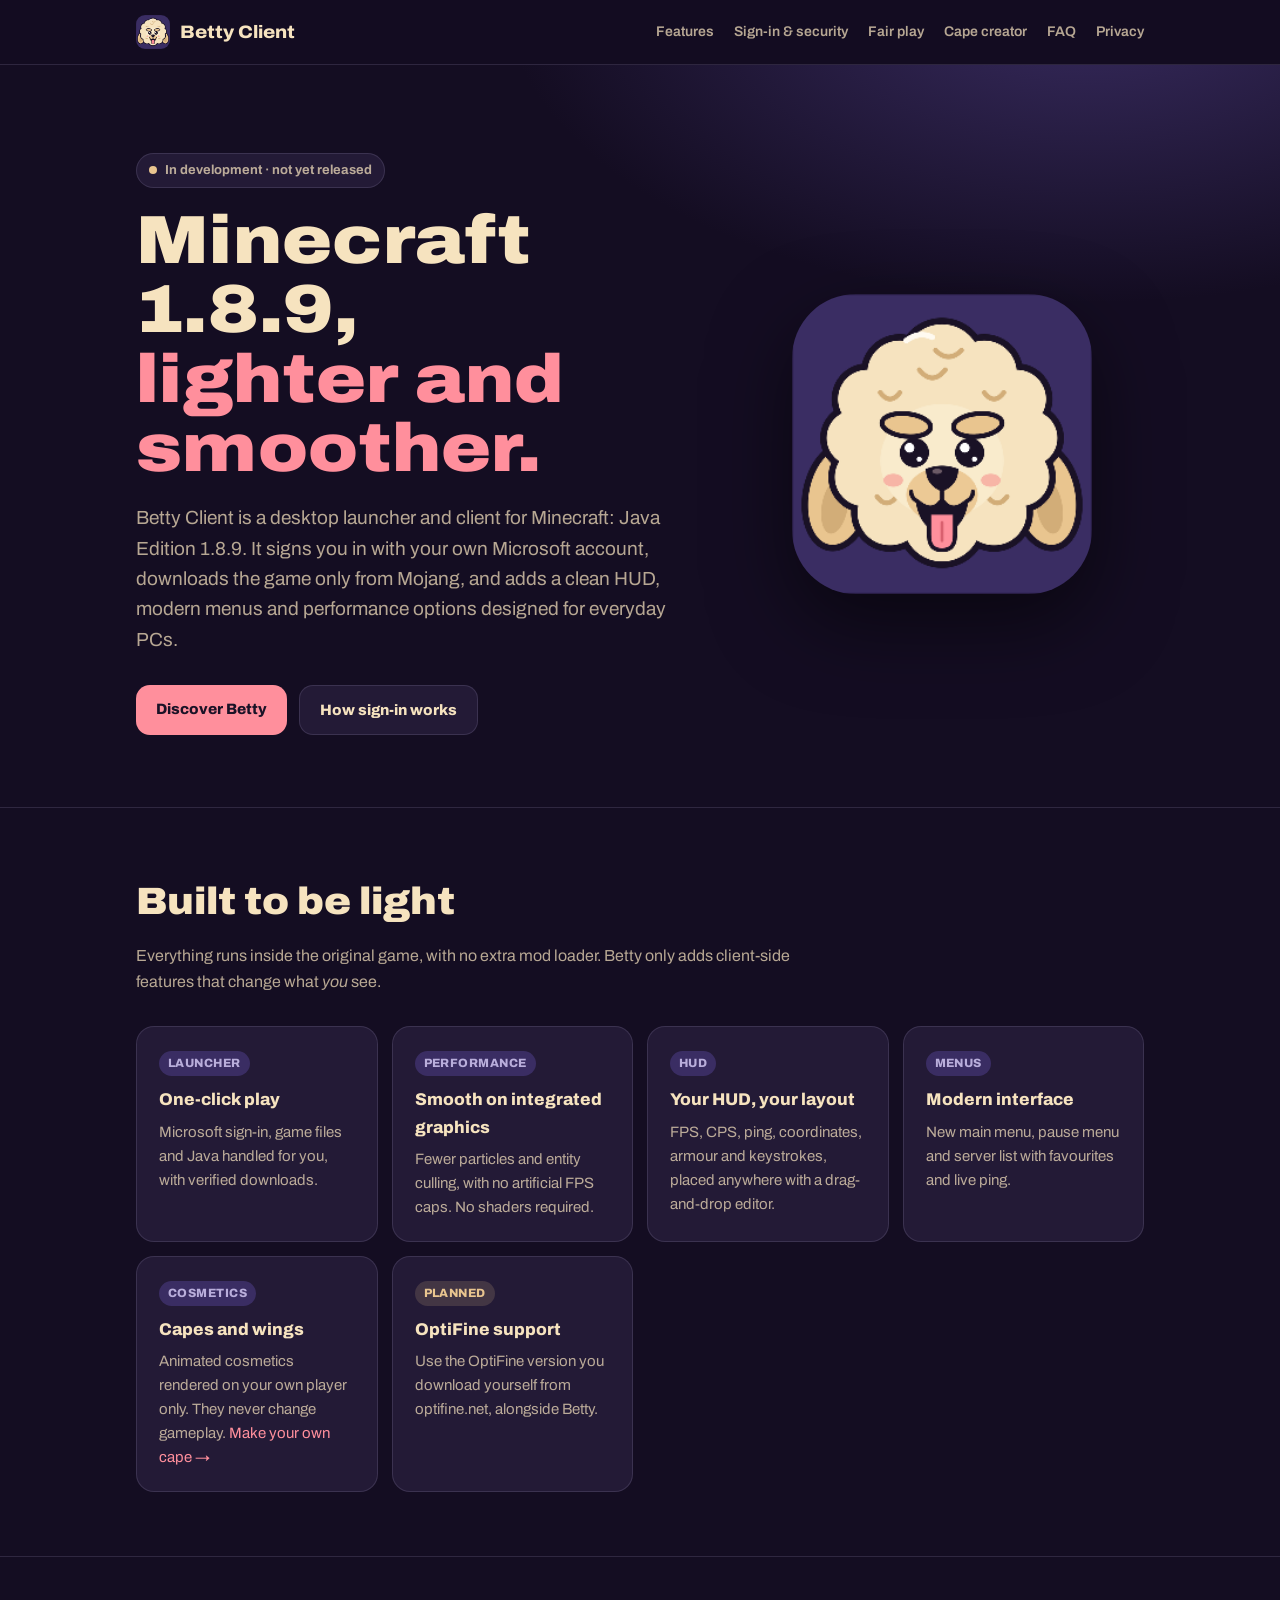
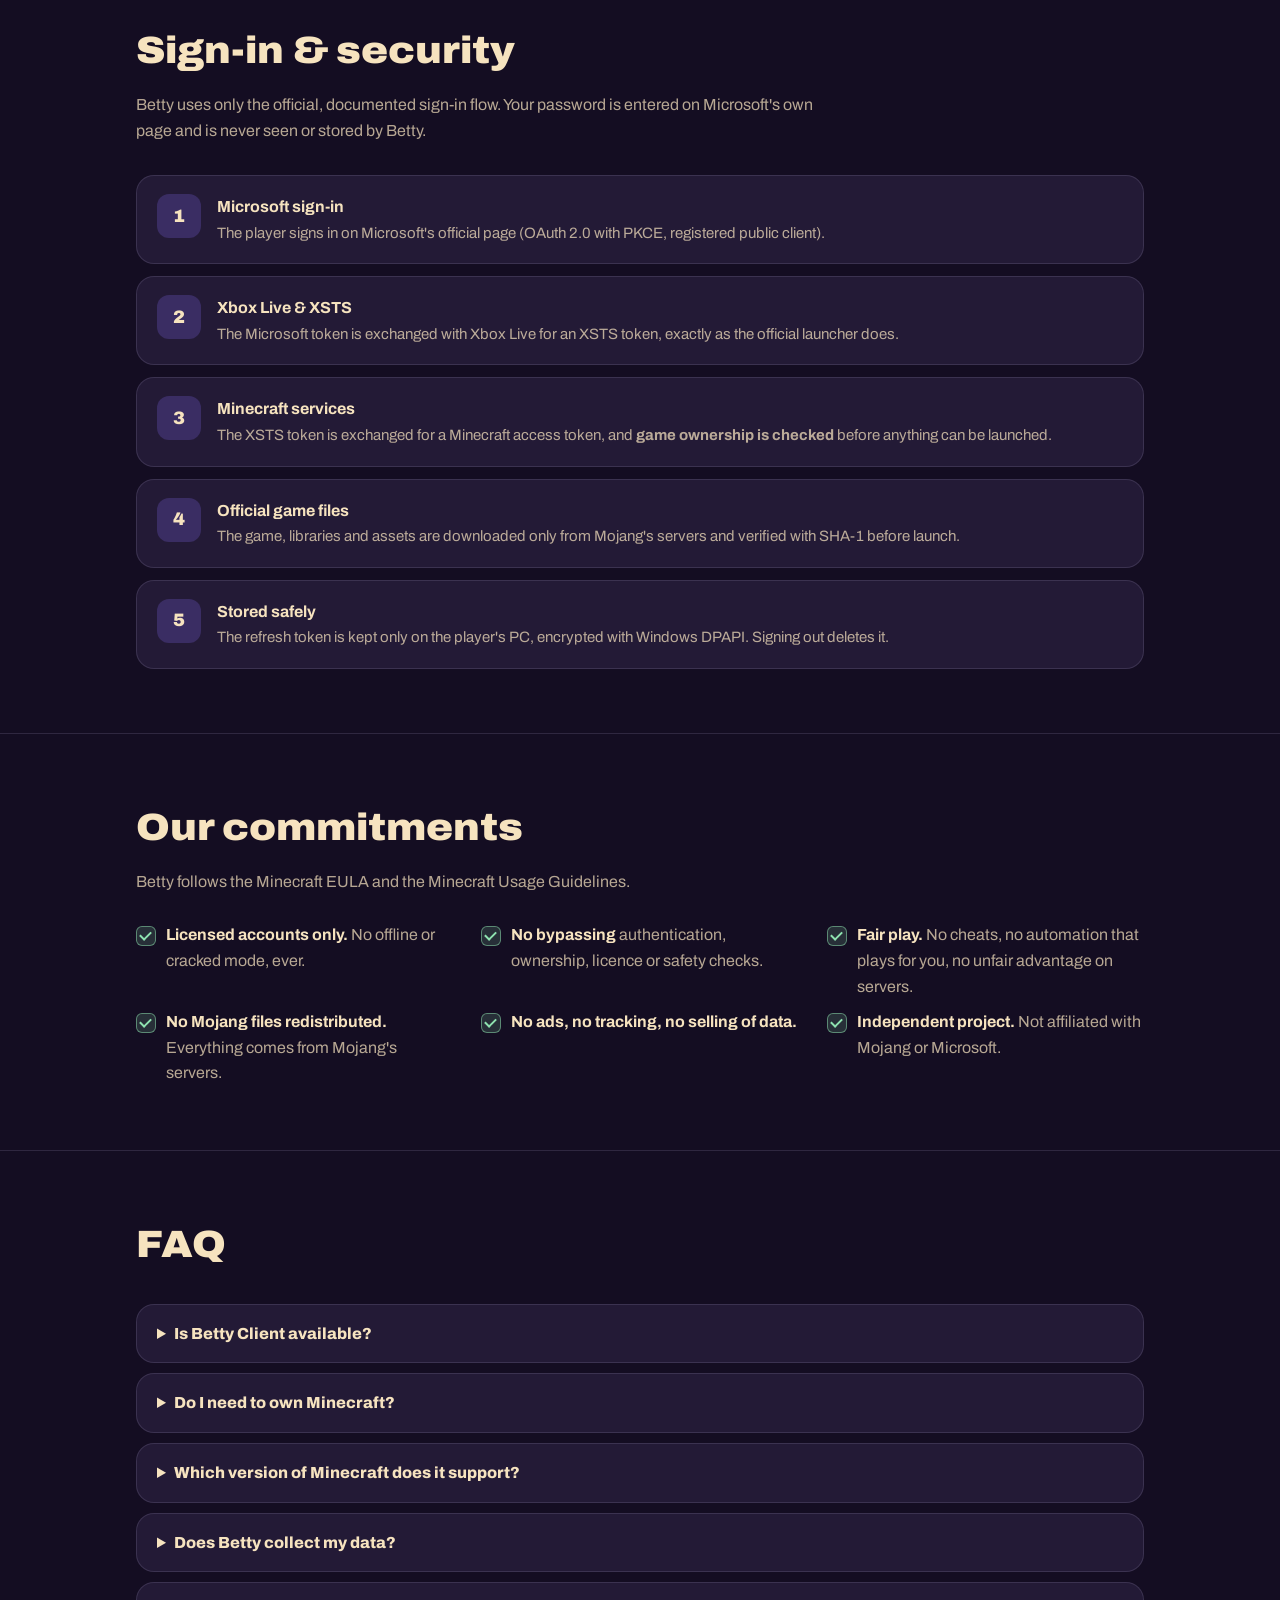
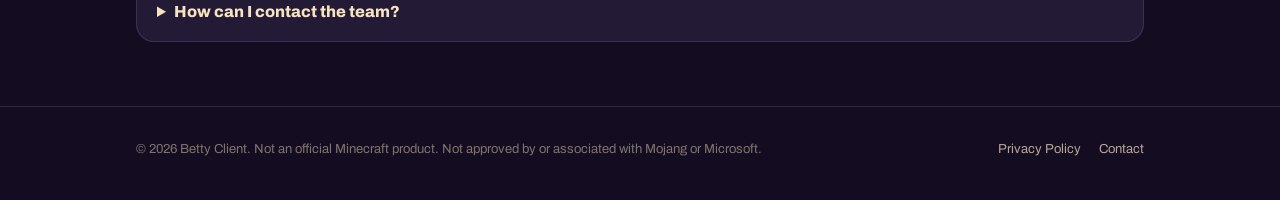
<file: index.html>
<!doctype html>
<html lang="en">
<head>
  <meta charset="utf-8">
  <meta name="viewport" content="width=device-width, initial-scale=1">
  <title>Betty Client</title>
  <meta name="description" content="Betty Client is a lightweight launcher and client for Minecraft: Java Edition 1.8.9 with official Microsoft sign-in. In development.">
  <meta property="og:title" content="Betty Client">
  <meta property="og:description" content="A lightweight launcher and client for Minecraft: Java Edition 1.8.9. In development.">
  <meta property="og:image" content="https://zbloodsoul.github.io/Betty-Client/logo.png">
  <link rel="icon" type="image/png" href="logo.png">
  <link rel="preconnect" href="https://fonts.googleapis.com">
  <link rel="preconnect" href="https://fonts.gstatic.com" crossorigin>
  <link href="https://fonts.googleapis.com/css2?family=Archivo:wdth,wght@62..125,400..900&display=swap" rel="stylesheet">
  <link rel="stylesheet" href="style.css">
</head>
<body>
  <header class="top">
    <div class="wrap">
      <a class="brand" href="./"><img src="logo.png" alt="">Betty Client</a>
      <nav class="nav">
        <a href="#features">Features</a>
        <a href="#sign-in">Sign-in &amp; security</a>
        <a href="#commitments">Fair play</a>
        <a href="capes/">Cape creator</a>
        <a href="#faq">FAQ</a>
        <a href="privacy.html">Privacy</a>
      </nav>
    </div>
  </header>

  <div class="hero">
    <div class="wrap">
      <div>
        <span class="eyebrow"><span class="dot"></span>In development &middot; not yet released</span>
        <h1>Minecraft 1.8.9,<br><span>lighter and smoother.</span></h1>
        <p class="lead">Betty Client is a desktop launcher and client for Minecraft: Java Edition 1.8.9. It signs you in with your own Microsoft account, downloads the game only from Mojang, and adds a clean HUD, modern menus and performance options designed for everyday PCs.</p>
        <div class="cta">
          <a class="btn primary" href="#features">Discover Betty</a>
          <a class="btn ghost" href="#sign-in">How sign-in works</a>
        </div>
      </div>
      <div class="hero-art"><img src="logo.png" alt="Betty Client logo"></div>
    </div>
  </div>

  <main>
    <section id="features">
      <div class="wrap">
        <h2>Built to be light</h2>
        <p class="sub">Everything runs inside the original game, with no extra mod loader. Betty only adds client-side features that change what <em>you</em> see.</p>
        <div class="grid">
          <div class="card"><span class="tag">Launcher</span><h3>One-click play</h3><p>Microsoft sign-in, game files and Java handled for you, with verified downloads.</p></div>
          <div class="card"><span class="tag">Performance</span><h3>Smooth on integrated graphics</h3><p>Fewer particles and entity culling, with no artificial FPS caps. No shaders required.</p></div>
          <div class="card"><span class="tag">HUD</span><h3>Your HUD, your layout</h3><p>FPS, CPS, ping, coordinates, armour and keystrokes, placed anywhere with a drag-and-drop editor.</p></div>
          <div class="card"><span class="tag">Menus</span><h3>Modern interface</h3><p>New main menu, pause menu and server list with favourites and live ping.</p></div>
          <div class="card"><span class="tag">Cosmetics</span><h3>Capes and wings</h3><p>Animated cosmetics rendered on your own player only. They never change gameplay. <a href="capes/">Make your own cape &rarr;</a></p></div>
          <div class="card"><span class="tag soon">Planned</span><h3>OptiFine support</h3><p>Use the OptiFine version you download yourself from optifine.net, alongside Betty.</p></div>
        </div>
      </div>
    </section>

    <section id="sign-in">
      <div class="wrap">
        <h2>Sign-in &amp; security</h2>
        <p class="sub">Betty uses only the official, documented sign-in flow. Your password is entered on Microsoft's own page and is never seen or stored by Betty.</p>
        <ol class="steps">
          <li><div><b>Microsoft sign-in</b><span>The player signs in on Microsoft's official page (OAuth 2.0 with PKCE, registered public client).</span></div></li>
          <li><div><b>Xbox Live &amp; XSTS</b><span>The Microsoft token is exchanged with Xbox Live for an XSTS token, exactly as the official launcher does.</span></div></li>
          <li><div><b>Minecraft services</b><span>The XSTS token is exchanged for a Minecraft access token, and <b>game ownership is checked</b> before anything can be launched.</span></div></li>
          <li><div><b>Official game files</b><span>The game, libraries and assets are downloaded only from Mojang's servers and verified with SHA-1 before launch.</span></div></li>
          <li><div><b>Stored safely</b><span>The refresh token is kept only on the player's PC, encrypted with Windows DPAPI. Signing out deletes it.</span></div></li>
        </ol>
      </div>
    </section>

    <section id="commitments">
      <div class="wrap">
        <h2>Our commitments</h2>
        <p class="sub">Betty follows the Minecraft EULA and the Minecraft Usage Guidelines.</p>
        <ul class="checks">
          <li><b>Licensed accounts only.</b> No offline or cracked mode, ever.</li>
          <li><b>No bypassing</b> authentication, ownership, licence or safety checks.</li>
          <li><b>Fair play.</b> No cheats, no automation that plays for you, no unfair advantage on servers.</li>
          <li><b>No Mojang files redistributed.</b> Everything comes from Mojang's servers.</li>
          <li><b>No ads, no tracking, no selling of data.</b></li>
          <li><b>Independent project.</b> Not affiliated with Mojang or Microsoft.</li>
        </ul>
      </div>
    </section>

    <section id="faq">
      <div class="wrap">
        <h2>FAQ</h2>
        <details>
          <summary>Is Betty Client available?</summary>
          <p>Not yet. Betty is in development and is currently used only for testing. This page will be updated when it is released.</p>
        </details>
        <details>
          <summary>Do I need to own Minecraft?</summary>
          <p>Yes. Betty requires a Microsoft account that owns Minecraft: Java Edition and checks ownership before launching.</p>
        </details>
        <details>
          <summary>Which version of Minecraft does it support?</summary>
          <p>Minecraft: Java Edition 1.8.9 on Windows.</p>
        </details>
        <details>
          <summary>Does Betty collect my data?</summary>
          <p>No. Betty has no servers of its own and sends nothing to us. See the <a href="privacy.html">Privacy Policy</a>.</p>
        </details>
        <details>
          <summary>How can I contact the team?</summary>
          <p>Open an issue on <a href="https://github.com/zBloodSoul/Betty-Client/issues">GitHub</a>.</p>
        </details>
      </div>
    </section>
  </main>

  <footer>
    <div class="wrap">
      <span>&copy; 2026 Betty Client. Not an official Minecraft product. Not approved by or associated with Mojang or Microsoft.</span>
      <nav>
        <a href="privacy.html">Privacy Policy</a>
        <a href="https://github.com/zBloodSoul/Betty-Client/issues">Contact</a>
      </nav>
    </div>
  </footer>
</body>
</html>
</file>
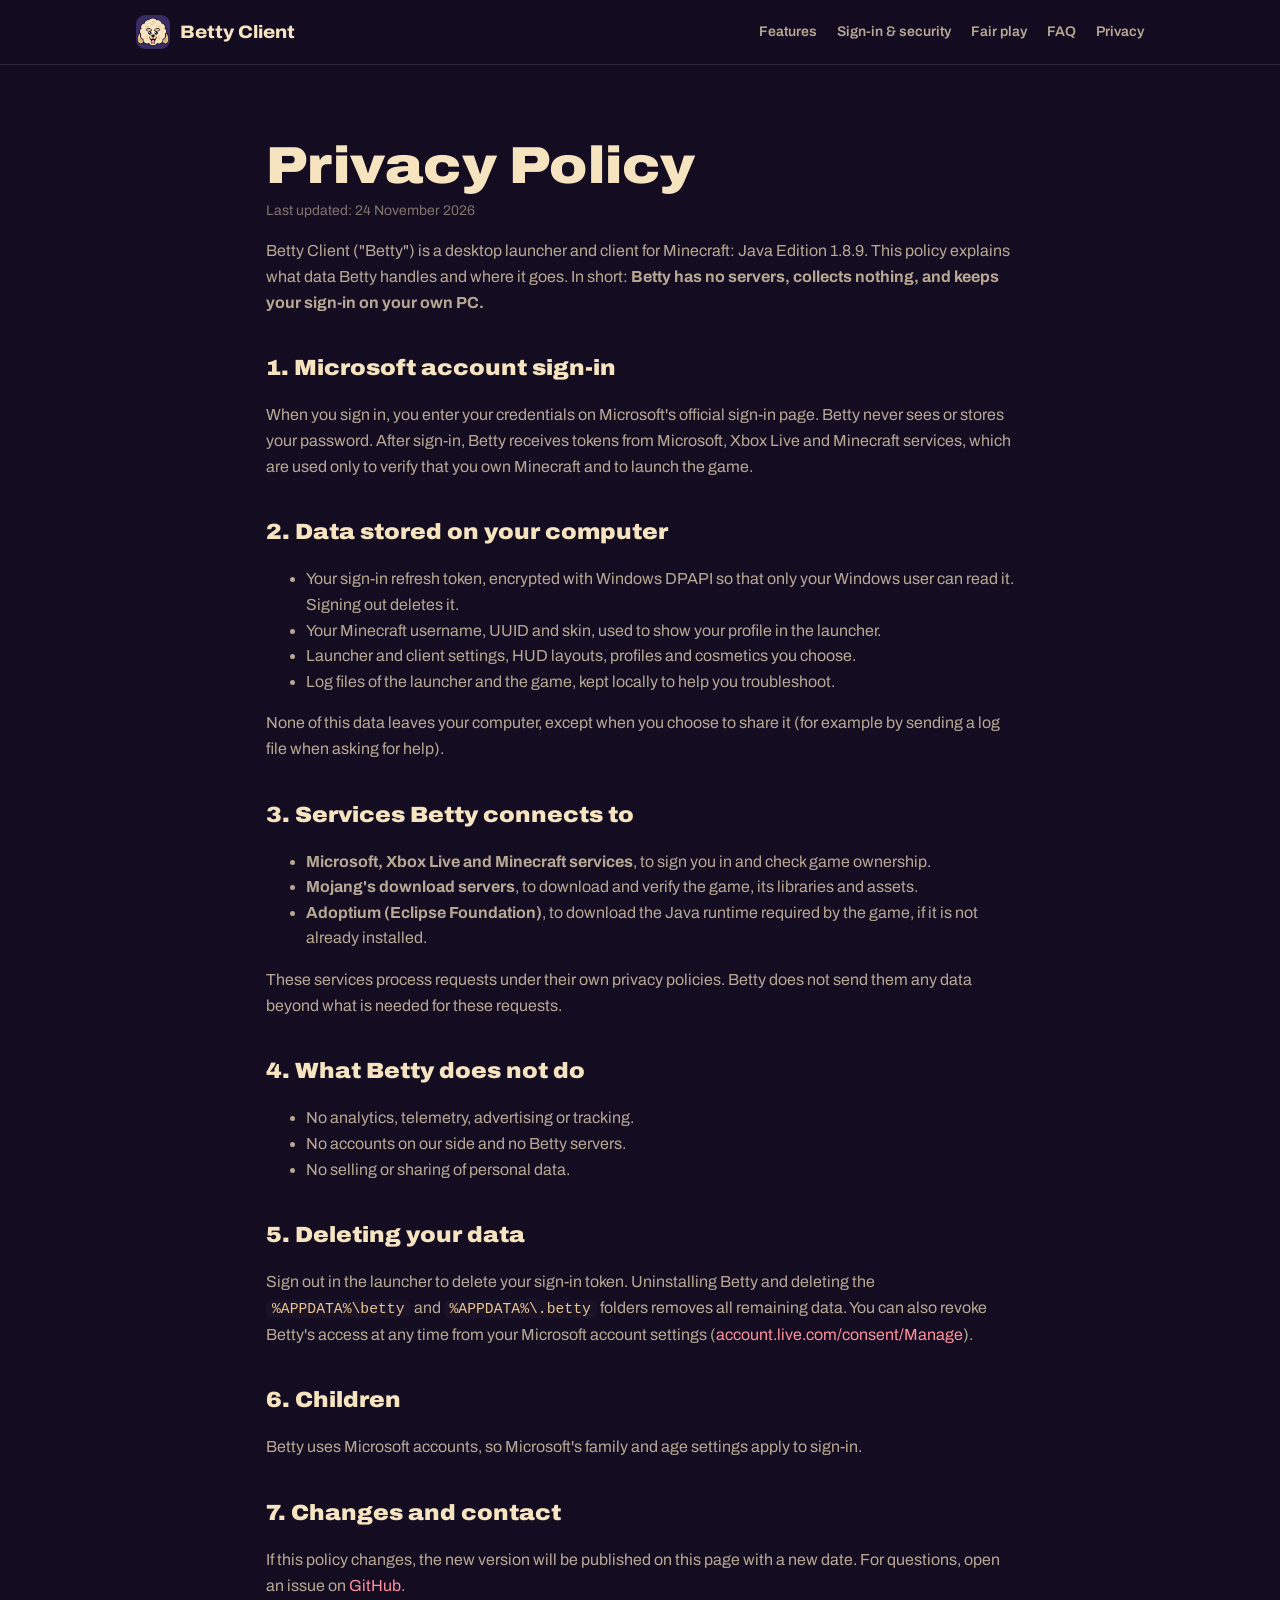
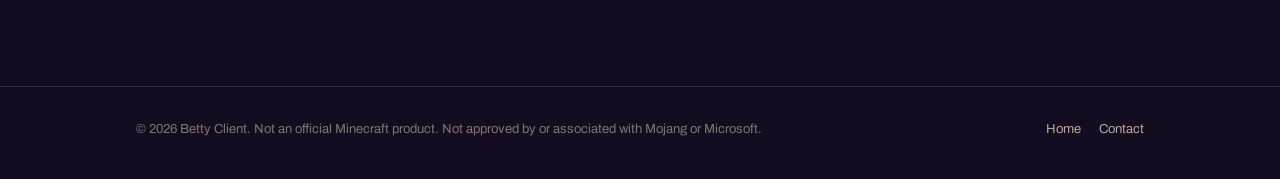
<file: privacy.html>
<!doctype html>
<html lang="en">
<head>
  <meta charset="utf-8">
  <meta name="viewport" content="width=device-width, initial-scale=1">
  <title>Privacy Policy · Betty Client</title>
  <meta name="description" content="How Betty Client handles your data: no servers, no tracking, sign-in tokens stored encrypted on your PC.">
  <link rel="icon" type="image/png" href="logo.png">
  <link rel="preconnect" href="https://fonts.googleapis.com">
  <link rel="preconnect" href="https://fonts.gstatic.com" crossorigin>
  <link href="https://fonts.googleapis.com/css2?family=Archivo:wdth,wght@62..125,400..900&display=swap" rel="stylesheet">
  <link rel="stylesheet" href="style.css">
</head>
<body>
  <header class="top">
    <div class="wrap">
      <a class="brand" href="./"><img src="logo.png" alt="">Betty Client</a>
      <nav class="nav">
        <a href="./#features">Features</a>
        <a href="./#sign-in">Sign-in &amp; security</a>
        <a href="./#commitments">Fair play</a>
        <a href="./#faq">FAQ</a>
        <a href="privacy.html">Privacy</a>
      </nav>
    </div>
  </header>

  <main class="doc">
    <div class="wrap">
      <h1>Privacy Policy</h1>
      <p class="meta">Last updated: 24 November 2026</p>

      <p>Betty Client ("Betty") is a desktop launcher and client for Minecraft: Java Edition 1.8.9. This policy explains what data Betty handles and where it goes. In short: <b>Betty has no servers, collects nothing, and keeps your sign-in on your own PC.</b></p>

      <h2>1. Microsoft account sign-in</h2>
      <p>When you sign in, you enter your credentials on Microsoft's official sign-in page. Betty never sees or stores your password. After sign-in, Betty receives tokens from Microsoft, Xbox Live and Minecraft services, which are used only to verify that you own Minecraft and to launch the game.</p>

      <h2>2. Data stored on your computer</h2>
      <ul>
        <li>Your sign-in refresh token, encrypted with Windows DPAPI so that only your Windows user can read it. Signing out deletes it.</li>
        <li>Your Minecraft username, UUID and skin, used to show your profile in the launcher.</li>
        <li>Launcher and client settings, HUD layouts, profiles and cosmetics you choose.</li>
        <li>Log files of the launcher and the game, kept locally to help you troubleshoot.</li>
      </ul>
      <p>None of this data leaves your computer, except when you choose to share it (for example by sending a log file when asking for help).</p>

      <h2>3. Services Betty connects to</h2>
      <ul>
        <li><b>Microsoft, Xbox Live and Minecraft services</b>, to sign you in and check game ownership.</li>
        <li><b>Mojang's download servers</b>, to download and verify the game, its libraries and assets.</li>
        <li><b>Adoptium (Eclipse Foundation)</b>, to download the Java runtime required by the game, if it is not already installed.</li>
      </ul>
      <p>These services process requests under their own privacy policies. Betty does not send them any data beyond what is needed for these requests.</p>

      <h2>4. What Betty does not do</h2>
      <ul>
        <li>No analytics, telemetry, advertising or tracking.</li>
        <li>No accounts on our side and no Betty servers.</li>
        <li>No selling or sharing of personal data.</li>
      </ul>

      <h2>5. Deleting your data</h2>
      <p>Sign out in the launcher to delete your sign-in token. Uninstalling Betty and deleting the <code>%APPDATA%\betty</code> and <code>%APPDATA%\.betty</code> folders removes all remaining data. You can also revoke Betty's access at any time from your Microsoft account settings (<a href="https://account.live.com/consent/Manage">account.live.com/consent/Manage</a>).</p>

      <h2>6. Children</h2>
      <p>Betty uses Microsoft accounts, so Microsoft's family and age settings apply to sign-in.</p>

      <h2>7. Changes and contact</h2>
      <p>If this policy changes, the new version will be published on this page with a new date. For questions, open an issue on <a href="https://github.com/zBloodSoul/Betty-Client/issues">GitHub</a>.</p>
    </div>
  </main>

  <footer>
    <div class="wrap">
      <span>&copy; 2026 Betty Client. Not an official Minecraft product. Not approved by or associated with Mojang or Microsoft.</span>
      <nav>
        <a href="./">Home</a>
        <a href="https://github.com/zBloodSoul/Betty-Client/issues">Contact</a>
      </nav>
    </div>
  </footer>
</body>
</html>
</file>
<file: style.css>
/* Betty Client — sito di presentazione. Palette del brand (vedi launcher/renderer/css/tokens.css). */
:root {
  --sfondo: #140D22;
  --inchiostro: #1A1226;
  --pannelli: #231A36;
  --pannelli-2: #2C2244;
  --notte: #3A2D63;
  --crema: #F6E3BF;
  --sabbia: #E9C58F;
  --testo-2: rgba(246, 227, 191, 0.72);
  --testo-3: rgba(246, 227, 191, 0.48);
  --rosa: #FF8F9C;
  --lilla: #B9AEDB;
  --ok: #8FE3B0;
  --bordo: rgba(185, 174, 219, 0.16);
  --r: 18px;
}
* { box-sizing: border-box; }
html { scroll-behavior: smooth; }
html, body { margin: 0; }
body {
  background: var(--sfondo);
  color: var(--crema);
  font-family: 'Archivo', 'Segoe UI', system-ui, sans-serif;
  line-height: 1.6;
  font-size: 16px;
}
a { color: var(--rosa); text-decoration: none; }
a:hover { text-decoration: underline; }
.wrap { width: 100%; max-width: 1040px; margin: 0 auto; padding: 0 16px; }

/* Barra in alto */
.top {
  position: sticky; top: 0; z-index: 10;
  background: rgba(20, 13, 34, 0.86);
  backdrop-filter: blur(10px);
  border-bottom: 1px solid var(--bordo);
}
.top .wrap { display: flex; align-items: center; gap: 24px; height: 64px; }
.brand { display: flex; align-items: center; gap: 10px; color: var(--crema); font-weight: 800; font-stretch: 110%; font-size: 18px; }
.brand:hover { text-decoration: none; }
.brand img { width: 34px; height: 34px; border-radius: 9px; }
.nav { margin-left: auto; display: flex; gap: 20px; flex-wrap: wrap; }
.nav a { color: var(--testo-2); font-size: 14px; font-weight: 600; }
.nav a:hover { color: var(--crema); text-decoration: none; }

/* Hero */
.hero {
  background: radial-gradient(900px 480px at 85% -10%, rgba(58, 45, 99, 0.95), transparent 65%);
  padding: 88px 0 72px;
}
.hero .wrap { display: grid; grid-template-columns: 1.4fr 1fr; gap: 40px; align-items: center; }
.eyebrow { display: inline-flex; align-items: center; gap: 8px; padding: 6px 12px; border-radius: 999px; background: var(--pannelli); border: 1px solid var(--bordo); font-size: 13px; font-weight: 700; color: var(--testo-2); }
.dot { width: 8px; height: 8px; border-radius: 50%; background: var(--sabbia); }
h1 { margin: 18px 0 0; font-size: clamp(42px, 7vw, 68px); font-weight: 900; font-stretch: 112%; line-height: 1.02; letter-spacing: 0.005em; }
h1 span { color: var(--rosa); }
.lead { margin: 20px 0 0; font-size: 19px; color: var(--testo-2); max-width: 560px; }
.cta { margin-top: 30px; display: flex; gap: 12px; flex-wrap: wrap; }
.btn { display: inline-block; padding: 12px 20px; border-radius: 14px; font-weight: 800; font-size: 15px; }
.btn.primary { background: var(--rosa); color: var(--inchiostro); }
.btn.ghost { border: 1px solid var(--bordo); color: var(--crema); background: var(--pannelli); }
.btn:hover { text-decoration: none; transform: translateY(-2px); }
.hero-art { display: flex; justify-content: center; }
.hero-art img { width: min(300px, 70vw); border-radius: 64px; box-shadow: 0 30px 80px rgba(0, 0, 0, 0.5); }

/* Sezioni */
section { padding: 64px 0; border-top: 1px solid var(--bordo); }
h2 { margin: 0; font-size: clamp(28px, 4vw, 38px); font-weight: 900; font-stretch: 108%; }
.sub { margin: 10px 0 0; color: var(--testo-2); max-width: 680px; }
.grid { display: grid; grid-template-columns: repeat(auto-fit, minmax(240px, 1fr)); gap: 14px; margin-top: 32px; }
.card { background: var(--pannelli); border: 1px solid var(--bordo); border-radius: var(--r); padding: 22px; }
.card h3 { margin: 0 0 6px; font-size: 17px; font-weight: 800; }
.card p { margin: 0; color: var(--testo-2); font-size: 15px; }
.tag { display: inline-block; margin-bottom: 10px; padding: 3px 9px; border-radius: 999px; font-size: 12px; font-weight: 800; letter-spacing: 0.04em; text-transform: uppercase; background: var(--notte); color: var(--lilla); }
.tag.soon { background: rgba(233, 197, 143, 0.16); color: var(--sabbia); }

/* Passi del login */
.steps { list-style: none; margin: 32px 0 0; padding: 0; display: grid; gap: 12px; counter-reset: s; }
.steps li { counter-increment: s; display: grid; grid-template-columns: 44px 1fr; gap: 16px; align-items: start; background: var(--pannelli); border: 1px solid var(--bordo); border-radius: var(--r); padding: 18px 20px; }
.steps li::before { content: counter(s); width: 44px; height: 44px; border-radius: 12px; display: grid; place-items: center; background: var(--notte); color: var(--crema); font-weight: 900; font-size: 18px; }
.steps li > div > b { display: block; font-size: 16px; }
.steps span { color: var(--testo-2); font-size: 15px; }
code { font-family: Consolas, 'Cascadia Mono', monospace; font-size: 0.92em; background: var(--inchiostro); padding: 1px 6px; border-radius: 6px; color: var(--sabbia); }

/* Impegni */
.checks { list-style: none; margin: 28px 0 0; padding: 0; display: grid; grid-template-columns: repeat(auto-fit, minmax(300px, 1fr)); gap: 10px 28px; }
.checks li { position: relative; padding-left: 30px; color: var(--testo-2); }
.checks li::before { content: ''; position: absolute; left: 0; top: 4px; width: 18px; height: 18px; border-radius: 6px; background: rgba(143, 227, 176, 0.16); border: 1px solid rgba(143, 227, 176, 0.5); }
.checks li::after { content: ''; position: absolute; left: 6px; top: 7px; width: 5px; height: 9px; border: solid var(--ok); border-width: 0 2px 2px 0; transform: rotate(45deg); }
.checks b { color: var(--crema); }

/* FAQ */
details { background: var(--pannelli); border: 1px solid var(--bordo); border-radius: var(--r); padding: 16px 20px; margin-top: 10px; }
details:first-of-type { margin-top: 28px; }
summary { cursor: pointer; font-weight: 800; }
details p { margin: 10px 0 0; color: var(--testo-2); }

/* Pagine di testo (privacy) */
.doc { padding: 56px 0 72px; }
.doc .wrap { max-width: 780px; }
.doc h1 { font-size: clamp(36px, 6vw, 52px); }
.doc h2 { font-size: 22px; margin-top: 36px; }
.doc p, .doc li { color: var(--testo-2); }
.doc .meta { color: var(--testo-3); font-size: 14px; margin-top: 8px; }

/* Piè di pagina */
footer { border-top: 1px solid var(--bordo); padding: 32px 0 40px; color: var(--testo-3); font-size: 13px; }
footer .wrap { display: flex; gap: 16px 32px; flex-wrap: wrap; justify-content: space-between; }
footer nav { display: flex; gap: 18px; flex-wrap: wrap; }
footer a { color: var(--testo-2); }

@media (max-width: 760px) {
  .hero { padding: 56px 0 48px; }
  .hero .wrap { grid-template-columns: 1fr; }
  .hero-art { order: -1; justify-content: flex-start; }
  .hero-art img { width: 120px; border-radius: 28px; }
  .nav { display: none; }
}
</file>
